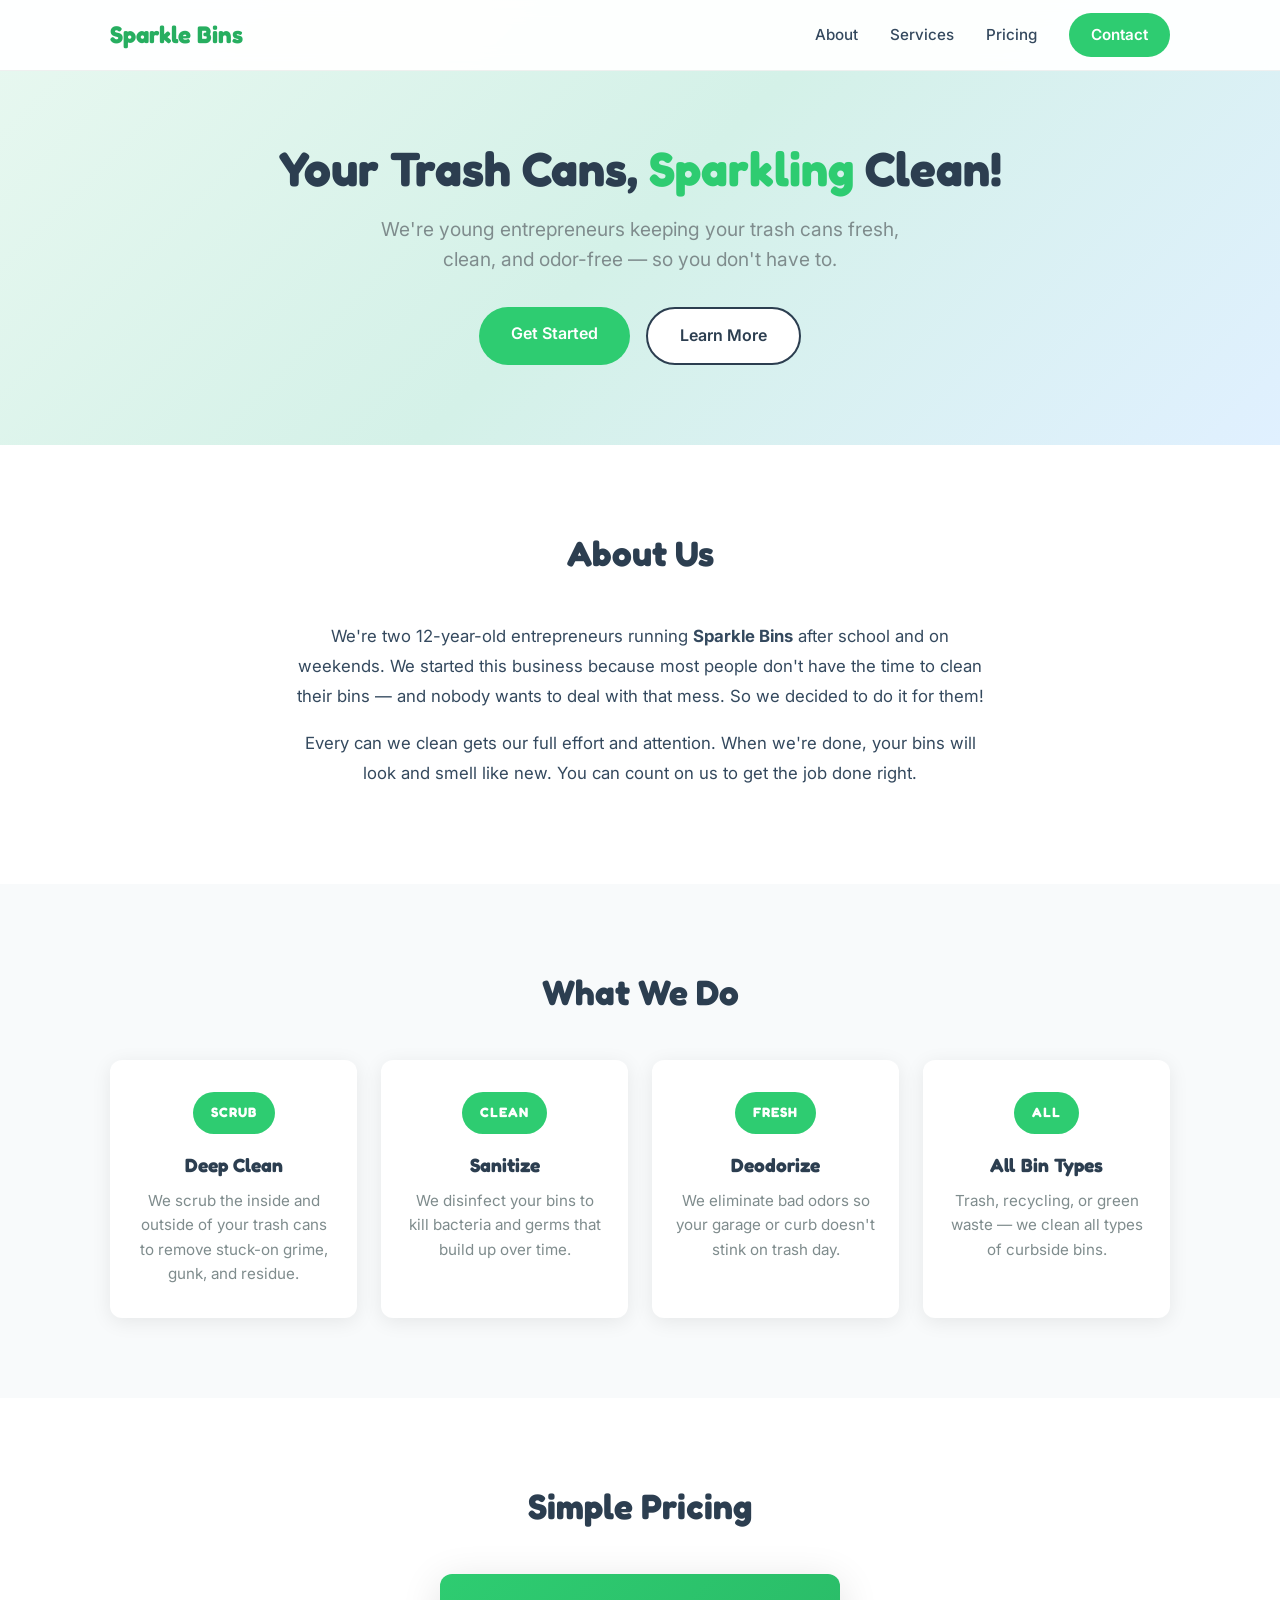
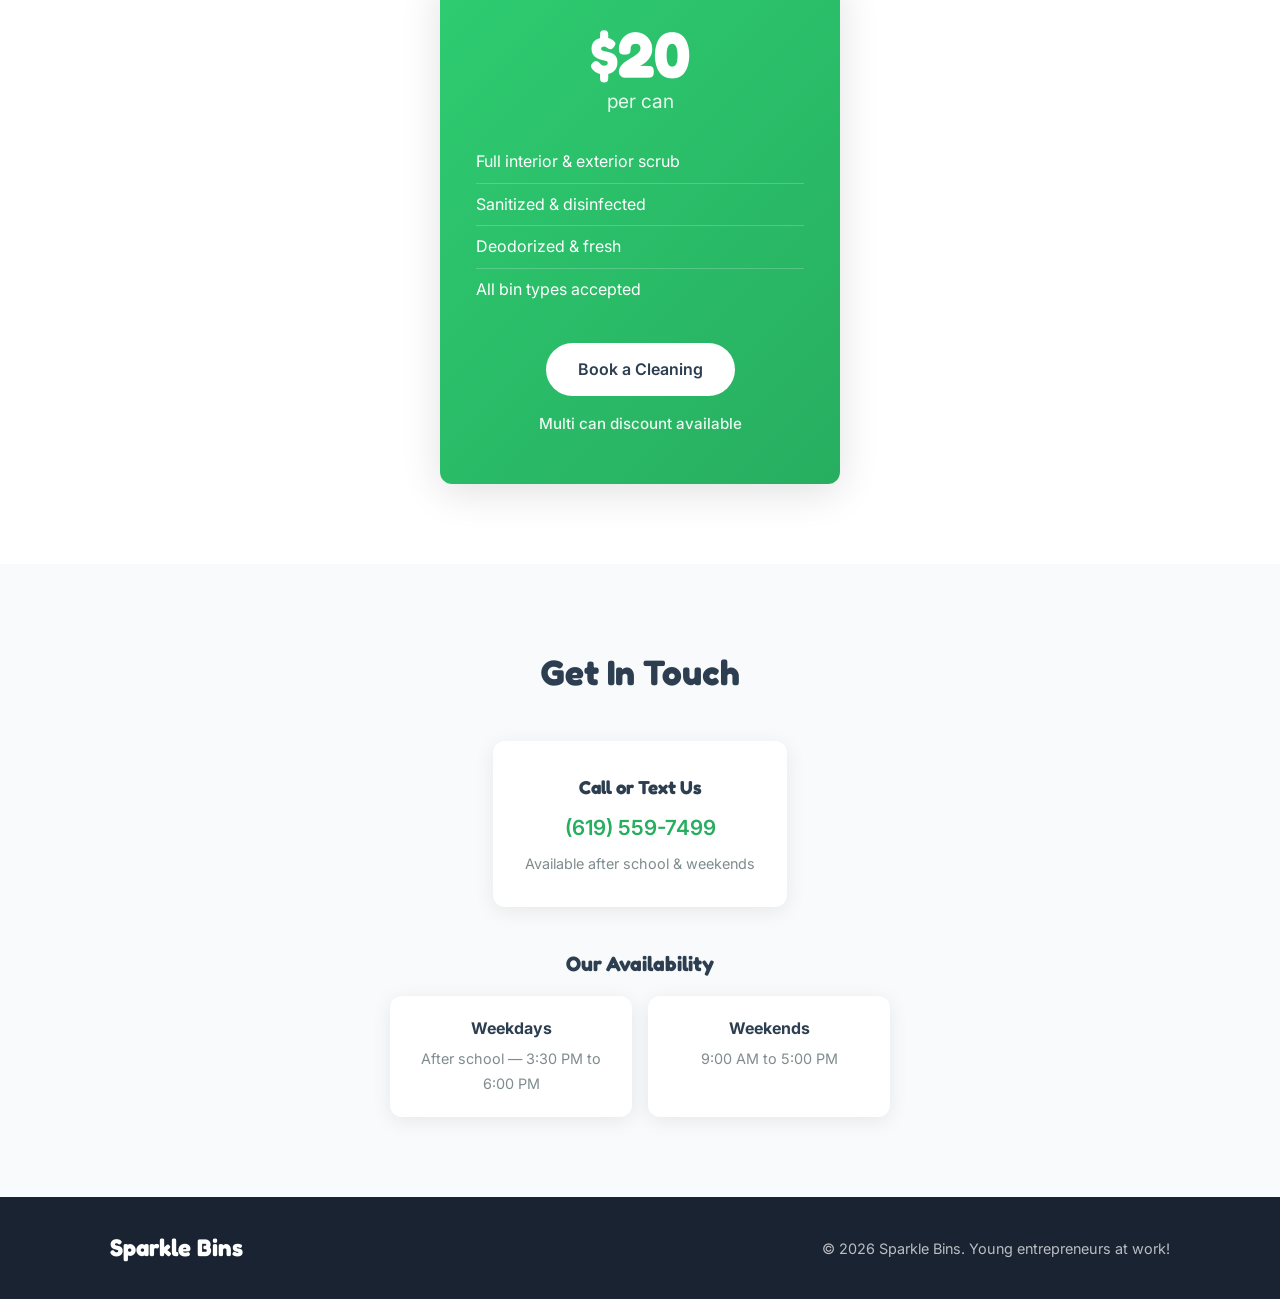
<file: index.html>
<!DOCTYPE html>
<html lang="en">
<head>
  <meta charset="UTF-8">
  <meta name="viewport" content="width=device-width, initial-scale=1.0">
  <title>Sparkle Bins - Trash Can Cleaning Service</title>
  <link rel="preconnect" href="https://fonts.googleapis.com">
  <link rel="preconnect" href="https://fonts.gstatic.com" crossorigin>
  <link href="https://fonts.googleapis.com/css2?family=Fredoka:wght@400;500;600;700&family=Inter:wght@400;500;600&display=swap" rel="stylesheet">
  <link rel="stylesheet" href="styles.css">
</head>
<body>

  <!-- Header / Navigation -->
  <header class="header">
    <div class="container header-inner">
      <div class="logo">
        <span class="logo-text">Sparkle Bins</span>
      </div>
      <nav class="nav">
        <a href="#about">About</a>
        <a href="#services">Services</a>
        <a href="#pricing">Pricing</a>
        <a href="#contact" class="nav-cta">Contact</a>
      </nav>
      <button class="mobile-menu-btn" aria-label="Open menu">
        <span></span>
        <span></span>
        <span></span>
      </button>
    </div>
  </header>

  <!-- Mobile Nav Overlay -->
  <div class="mobile-nav">
    <a href="#about">About</a>
    <a href="#services">Services</a>
    <a href="#pricing">Pricing</a>
    <a href="#contact">Contact</a>
  </div>

  <!-- Hero Section -->
  <section class="hero">
    <div class="container hero-inner">
      <h1>Your Trash Cans, <span class="highlight">Sparkling</span> Clean!</h1>
      <p class="hero-subtitle">We're young entrepreneurs keeping your trash cans fresh, clean, and odor-free — so you don't have to.</p>
      <div class="hero-buttons">
        <a href="#contact" class="btn btn-primary">Get Started</a>
        <a href="#services" class="btn btn-secondary">Learn More</a>
      </div>
    </div>
  </section>

  <!-- About Section -->
  <section id="about" class="about">
    <div class="container">
      <h2 class="section-title">About Us</h2>
      <div class="about-content">
        <div class="about-card">
          <p>We're two 12-year-old entrepreneurs running <strong>Sparkle Bins</strong> after school and on weekends. We started this business because most people don't have the time to clean their bins — and nobody wants to deal with that mess. So we decided to do it for them!</p>
          <p>Every can we clean gets our full effort and attention. When we're done, your bins will look and smell like new. You can count on us to get the job done right.</p>
        </div>
      </div>
    </div>
  </section>

  <!-- Services Section -->
  <section id="services" class="services">
    <div class="container">
      <h2 class="section-title">What We Do</h2>
      <div class="services-grid">
        <div class="service-card">
          <div class="service-icon">SCRUB</div>
          <h3>Deep Clean</h3>
          <p>We scrub the inside and outside of your trash cans to remove stuck-on grime, gunk, and residue.</p>
        </div>
        <div class="service-card">
          <div class="service-icon">CLEAN</div>
          <h3>Sanitize</h3>
          <p>We disinfect your bins to kill bacteria and germs that build up over time.</p>
        </div>
        <div class="service-card">
          <div class="service-icon">FRESH</div>
          <h3>Deodorize</h3>
          <p>We eliminate bad odors so your garage or curb doesn't stink on trash day.</p>
        </div>
        <div class="service-card">
          <div class="service-icon">ALL</div>
          <h3>All Bin Types</h3>
          <p>Trash, recycling, or green waste — we clean all types of curbside bins.</p>
        </div>
      </div>
    </div>
  </section>

  <!-- Pricing Section -->
  <section id="pricing" class="pricing">
    <div class="container">
      <h2 class="section-title">Simple Pricing</h2>
      <div class="pricing-card">
        <div class="price-amount">$20</div>
        <div class="price-label">per can</div>
        <ul class="price-features">
          <li>Full interior & exterior scrub</li>
          <li>Sanitized & disinfected</li>
          <li>Deodorized & fresh</li>
          <li>All bin types accepted</li>
        </ul>
        <a href="#contact" class="btn btn-primary">Book a Cleaning</a>
        <p class="pricing-discount">Multi can discount available</p>
      </div>
    </div>
  </section>

  <!-- Contact Section -->
  <section id="contact" class="contact">
    <div class="container">
      <h2 class="section-title">Get In Touch</h2>
      <div class="contact-content">
        <div class="contact-card">
          <h3>Call or Text Us</h3>
          <a href="tel:6195597499" class="contact-link">(619) 559-7499</a>
          <p>Available after school & weekends</p>
        </div>
      </div>
      <div class="contact-hours">
        <h3>Our Availability</h3>
        <div class="hours-grid">
          <div class="hours-item">
            <strong>Weekdays</strong>
            <span>After school — 3:30 PM to 6:00 PM</span>
          </div>
          <div class="hours-item">
            <strong>Weekends</strong>
            <span>9:00 AM to 5:00 PM</span>
          </div>
        </div>
      </div>
    </div>
  </section>

  <!-- Footer -->
  <footer class="footer">
    <div class="container">
      <div class="footer-inner">
        <div class="logo">
          <span class="logo-text">Sparkle Bins</span>
        </div>
        <p>&copy; 2026 Sparkle Bins. Young entrepreneurs at work!</p>
      </div>
    </div>
  </footer>

  <script>
    // Mobile menu toggle
    const menuBtn = document.querySelector('.mobile-menu-btn');
    const mobileNav = document.querySelector('.mobile-nav');
    const body = document.body;

    menuBtn.addEventListener('click', () => {
      menuBtn.classList.toggle('active');
      mobileNav.classList.toggle('active');
      body.classList.toggle('nav-open');
    });

    // Close mobile nav on link click
    mobileNav.querySelectorAll('a').forEach(link => {
      link.addEventListener('click', () => {
        menuBtn.classList.remove('active');
        mobileNav.classList.remove('active');
        body.classList.remove('nav-open');
      });
    });

    // Smooth scroll for anchor links
    document.querySelectorAll('a[href^="#"]').forEach(anchor => {
      anchor.addEventListener('click', function (e) {
        e.preventDefault();
        const target = document.querySelector(this.getAttribute('href'));
        if (target) {
          target.scrollIntoView({ behavior: 'smooth', block: 'start' });
        }
      });
    });
  </script>

</body>
</html>
</file>
<file: styles.css>
/* ===== Reset & Base ===== */
*, *::before, *::after {
  margin: 0;
  padding: 0;
  box-sizing: border-box;
}

:root {
  --primary: #2ecc71;
  --primary-dark: #27ae60;
  --accent: #3498db;
  --dark: #2c3e50;
  --text: #34495e;
  --text-light: #7f8c8d;
  --bg: #ffffff;
  --bg-alt: #f8fafb;
  --bg-dark: #1a2332;
  --radius: 12px;
  --shadow: 0 4px 20px rgba(0,0,0,0.08);
  --shadow-lg: 0 8px 40px rgba(0,0,0,0.12);
}

html {
  scroll-behavior: smooth;
  scroll-padding-top: 80px;
}

body {
  font-family: 'Inter', sans-serif;
  color: var(--text);
  line-height: 1.6;
  background: var(--bg);
  overflow-x: hidden;
}

body.nav-open {
  overflow: hidden;
}

.container {
  max-width: 1100px;
  margin: 0 auto;
  padding: 0 20px;
}

h1, h2, h3 {
  font-family: 'Fredoka', sans-serif;
  color: var(--dark);
}

a {
  text-decoration: none;
  color: inherit;
}

/* ===== Header ===== */
.header {
  position: fixed;
  top: 0;
  left: 0;
  right: 0;
  z-index: 100;
  background: rgba(255, 255, 255, 0.95);
  backdrop-filter: blur(10px);
  border-bottom: 1px solid rgba(0,0,0,0.06);
}

.header-inner {
  display: flex;
  align-items: center;
  justify-content: space-between;
  height: 70px;
}

.logo {
  display: flex;
  align-items: center;
  gap: 8px;
}

.logo-icon {
  font-size: 1.5rem;
}

.logo-text {
  font-family: 'Fredoka', sans-serif;
  font-size: 1.5rem;
  font-weight: 700;
  color: var(--primary-dark);
}

.nav {
  display: flex;
  align-items: center;
  gap: 32px;
}

.nav a {
  font-weight: 500;
  font-size: 0.95rem;
  color: var(--text);
  transition: color 0.2s;
}

.nav a:hover {
  color: var(--primary-dark);
}

.nav-cta {
  background: var(--primary);
  color: #fff !important;
  padding: 10px 22px;
  border-radius: 50px;
  font-weight: 600 !important;
  transition: background 0.2s, transform 0.2s !important;
}

.nav-cta:hover {
  background: var(--primary-dark);
  transform: translateY(-1px);
}

/* Mobile Menu Button */
.mobile-menu-btn {
  display: none;
  flex-direction: column;
  gap: 5px;
  background: none;
  border: none;
  cursor: pointer;
  padding: 5px;
}

.mobile-menu-btn span {
  display: block;
  width: 26px;
  height: 3px;
  background: var(--dark);
  border-radius: 3px;
  transition: all 0.3s;
}

.mobile-menu-btn.active span:nth-child(1) {
  transform: rotate(45deg) translate(5px, 6px);
}

.mobile-menu-btn.active span:nth-child(2) {
  opacity: 0;
}

.mobile-menu-btn.active span:nth-child(3) {
  transform: rotate(-45deg) translate(5px, -6px);
}

/* Mobile Nav */
.mobile-nav {
  display: none;
  position: fixed;
  top: 70px;
  left: 0;
  right: 0;
  bottom: 0;
  background: rgba(255, 255, 255, 0.98);
  backdrop-filter: blur(10px);
  flex-direction: column;
  align-items: center;
  justify-content: center;
  gap: 32px;
  z-index: 99;
  opacity: 0;
  pointer-events: none;
  transition: opacity 0.3s;
}

.mobile-nav.active {
  opacity: 1;
  pointer-events: auto;
}

.mobile-nav a {
  font-family: 'Fredoka', sans-serif;
  font-size: 1.5rem;
  font-weight: 600;
  color: var(--dark);
  transition: color 0.2s;
}

.mobile-nav a:hover {
  color: var(--primary-dark);
}

/* ===== Hero ===== */
.hero {
  padding: 140px 0 80px;
  text-align: center;
  background: linear-gradient(135deg, #e8f8f0 0%, #d4f1e8 50%, #e0f0ff 100%);
}

.hero h1 {
  font-size: 3rem;
  line-height: 1.2;
  margin-bottom: 16px;
}

.highlight {
  color: var(--primary);
  position: relative;
}

.hero-subtitle {
  font-size: 1.2rem;
  color: var(--text-light);
  max-width: 550px;
  margin: 0 auto 32px;
}

.hero-buttons {
  display: flex;
  gap: 16px;
  justify-content: center;
  flex-wrap: wrap;
}

/* ===== Buttons ===== */
.btn {
  display: inline-block;
  padding: 14px 32px;
  border-radius: 50px;
  font-weight: 600;
  font-size: 1rem;
  transition: all 0.2s;
  cursor: pointer;
}

.btn-primary {
  background: var(--primary);
  color: #fff;
}

.btn-primary:hover {
  background: var(--primary-dark);
  transform: translateY(-2px);
  box-shadow: 0 4px 15px rgba(46, 204, 113, 0.4);
}

.btn-secondary {
  background: #fff;
  color: var(--dark);
  border: 2px solid var(--dark);
}

.btn-secondary:hover {
  background: var(--dark);
  color: #fff;
  transform: translateY(-2px);
}

/* ===== Section Titles ===== */
.section-title {
  text-align: center;
  font-size: 2.2rem;
  margin-bottom: 40px;
}

/* ===== About ===== */
.about {
  padding: 80px 0;
  background: var(--bg);
}

.about-card {
  max-width: 700px;
  margin: 0 auto;
  text-align: center;
}

.about-emoji {
  font-size: 3rem;
  margin-bottom: 16px;
}

.about-card p {
  font-size: 1.05rem;
  line-height: 1.8;
  margin-bottom: 16px;
  color: var(--text);
}

/* ===== Services ===== */
.services {
  padding: 80px 0;
  background: var(--bg-alt);
}

.services-grid {
  display: grid;
  grid-template-columns: repeat(auto-fit, minmax(230px, 1fr));
  gap: 24px;
}

.service-card {
  background: #fff;
  padding: 32px 24px;
  border-radius: var(--radius);
  text-align: center;
  box-shadow: var(--shadow);
  transition: transform 0.2s, box-shadow 0.2s;
}

.service-card:hover {
  transform: translateY(-4px);
  box-shadow: var(--shadow-lg);
}

.service-icon {
  font-family: 'Fredoka', sans-serif;
  font-size: 0.85rem;
  font-weight: 700;
  letter-spacing: 1px;
  color: #fff;
  background: var(--primary);
  display: inline-block;
  padding: 10px 18px;
  border-radius: 50px;
  margin-bottom: 16px;
}

.service-card h3 {
  font-size: 1.2rem;
  margin-bottom: 8px;
}

.service-card p {
  font-size: 0.95rem;
  color: var(--text-light);
}

/* ===== Pricing ===== */
.pricing {
  padding: 80px 0;
  background: var(--bg);
}

.pricing-card {
  max-width: 400px;
  margin: 0 auto;
  background: linear-gradient(135deg, #2ecc71, #27ae60);
  color: #fff;
  padding: 48px 36px;
  border-radius: var(--radius);
  text-align: center;
  box-shadow: var(--shadow-lg);
}

.pricing-discount {
  margin-top: 16px;
  font-size: 0.95rem;
  opacity: 0.9;
  font-weight: 500;
}

.price-amount {
  font-family: 'Fredoka', sans-serif;
  font-size: 4rem;
  font-weight: 700;
  line-height: 1;
}

.price-label {
  font-size: 1.2rem;
  opacity: 0.9;
  margin-bottom: 24px;
}

.price-features {
  list-style: none;
  text-align: left;
  margin-bottom: 32px;
}

.price-features li {
  padding: 8px 0;
  font-size: 1rem;
  border-bottom: 1px solid rgba(255,255,255,0.2);
}

.price-features li:last-child {
  border-bottom: none;
}

.pricing-card .btn-primary {
  background: #fff;
  color: var(--dark);
}

.pricing-card .btn-primary:hover {
  background: #f0f0f0;
  box-shadow: 0 4px 15px rgba(0,0,0,0.2);
}

/* ===== Contact ===== */
.contact {
  padding: 80px 0;
  background: var(--bg-alt);
}

.contact-content {
  display: flex;
  justify-content: center;
  margin-bottom: 40px;
}

.contact-card {
  text-align: center;
  padding: 32px;
  background: #fff;
  border-radius: var(--radius);
  box-shadow: var(--shadow);
  min-width: 280px;
}

.contact-icon {
  font-size: 2.5rem;
  margin-bottom: 12px;
}

.contact-card h3 {
  margin-bottom: 8px;
}

.contact-link {
  font-size: 1.3rem;
  font-weight: 600;
  color: var(--primary-dark) !important;
  display: block;
  margin-bottom: 8px;
}

.contact-card p {
  font-size: 0.9rem;
  color: var(--text-light);
}

.contact-hours {
  max-width: 500px;
  margin: 0 auto;
  text-align: center;
}

.contact-hours h3 {
  margin-bottom: 16px;
  font-size: 1.3rem;
}

.hours-grid {
  display: grid;
  grid-template-columns: 1fr 1fr;
  gap: 16px;
}

.hours-item {
  background: #fff;
  padding: 20px;
  border-radius: var(--radius);
  box-shadow: var(--shadow);
}

.hours-item strong {
  display: block;
  margin-bottom: 4px;
  color: var(--dark);
}

.hours-item span {
  font-size: 0.9rem;
  color: var(--text-light);
}

/* ===== Footer ===== */
.footer {
  background: var(--bg-dark);
  color: rgba(255,255,255,0.7);
  padding: 32px 0;
}

.footer-inner {
  display: flex;
  align-items: center;
  justify-content: space-between;
  flex-wrap: wrap;
  gap: 16px;
}

.footer .logo-text {
  color: #fff;
}

.footer p {
  font-size: 0.9rem;
}

/* ===== Responsive ===== */
@media (max-width: 768px) {
  .nav {
    display: none;
  }

  .mobile-menu-btn {
    display: flex;
  }

  .mobile-nav {
    display: flex;
  }

  .hero {
    padding: 120px 0 60px;
  }

  .hero h1 {
    font-size: 2rem;
  }

  .hero-subtitle {
    font-size: 1rem;
  }

  .section-title {
    font-size: 1.7rem;
  }

  .services-grid {
    grid-template-columns: 1fr 1fr;
    gap: 16px;
  }

  .service-card {
    padding: 24px 16px;
  }

  .hours-grid {
    grid-template-columns: 1fr;
  }

  .footer-inner {
    flex-direction: column;
    text-align: center;
  }
}

@media (max-width: 480px) {
  .services-grid {
    grid-template-columns: 1fr;
  }

  .pricing-card {
    padding: 36px 24px;
  }

  .price-amount {
    font-size: 3rem;
  }
}
</file>
